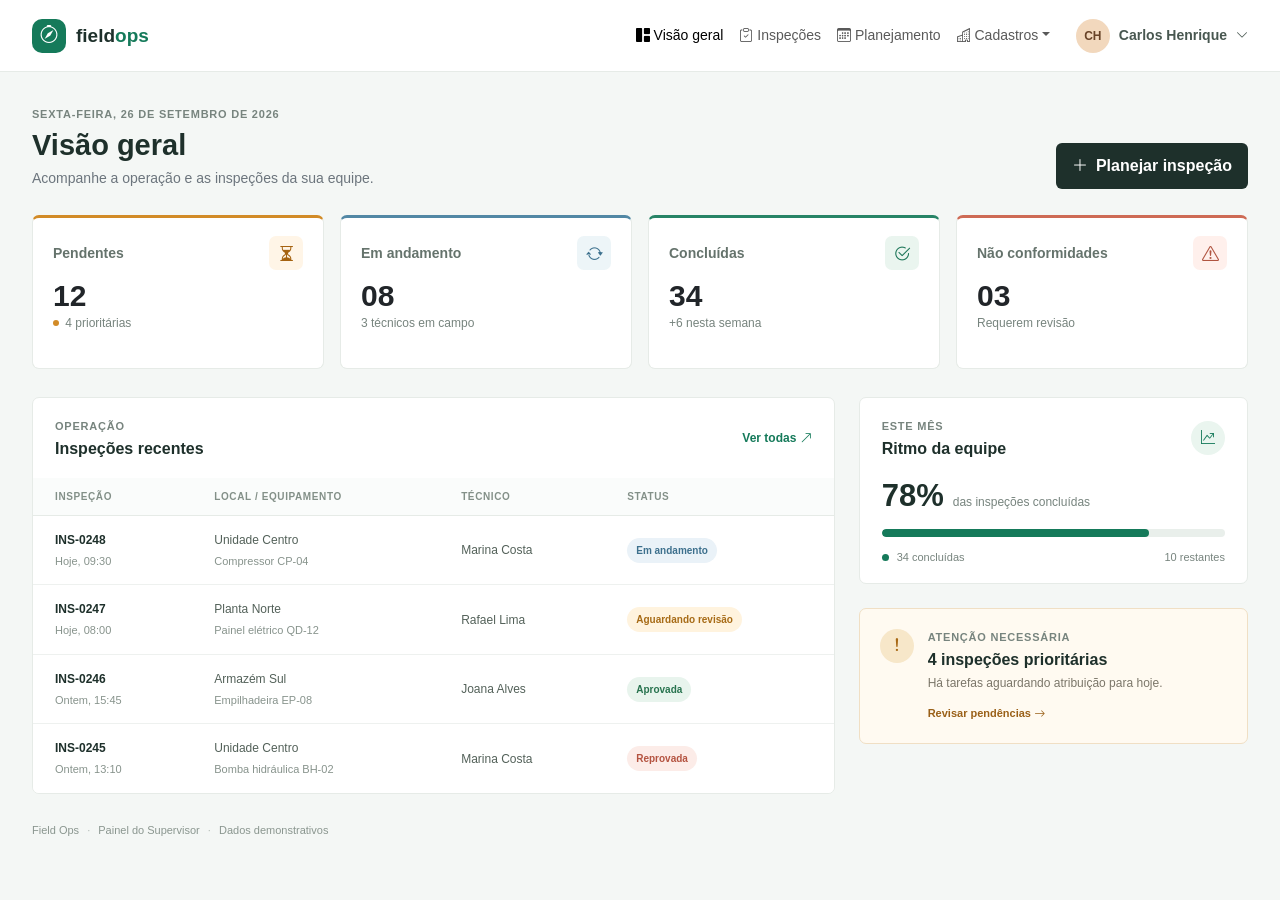
<file: index.html>
<!doctype html>
<html lang="pt-BR">
<head>
    <meta charset="utf-8">
    <meta name="viewport" content="width=device-width, initial-scale=1">
    <meta name="theme-color" content="#f4f7f5">
    <title>Projeto Field Ops</title>
    <link href="https://cdn.jsdelivr.net/npm/bootstrap@5.3.3/dist/css/bootstrap.min.css" rel="stylesheet">
    <link href="https://cdn.jsdelivr.net/npm/bootstrap-icons@1.11.3/font/bootstrap-icons.min.css" rel="stylesheet">
    <link href="css/style.css" rel="stylesheet">
</head>
<body>
    <nav class="navbar navbar-expand-lg app-nav" aria-label="Navegação principal">
        <div class="container-fluid app-container">
            <a class="navbar-brand brand" href="index.html">
                <span class="brand-mark"><i class="bi bi-compass"></i></span>
                <span>field<span class="brand-accent">ops</span></span>
            </a>
            <button class="navbar-toggler" type="button" data-bs-toggle="collapse" data-bs-target="#menuPrincipal" aria-controls="menuPrincipal" aria-expanded="false" aria-label="Abrir menu">
                <span class="navbar-toggler-icon"></span>
            </button>
            <div class="collapse navbar-collapse" id="menuPrincipal">
                <ul class="navbar-nav ms-auto align-items-lg-center">
                    <li class="nav-item"><a class="nav-link active" aria-current="page" href="index.html"><i class="bi bi-grid-1x2-fill"></i> Visão geral</a></li>
                    <li class="nav-item"><a class="nav-link" href="inspecoes.html"><i class="bi bi-clipboard-check"></i> Inspeções</a></li>
                    <li class="nav-item"><a class="nav-link" href="planejamento.html"><i class="bi bi-calendar3"></i> Planejamento</a></li>
                    <li class="nav-item dropdown">
                        <a class="nav-link dropdown-toggle" href="#" role="button" data-bs-toggle="dropdown" aria-expanded="false"><i class="bi bi-buildings"></i> Cadastros</a>
                        <ul class="dropdown-menu dropdown-menu-end">
                            <li><a class="dropdown-item" href="clientes.html">Clientes</a></li>
                            <li><a class="dropdown-item" href="locais.html">Locais</a></li>
                            <li><a class="dropdown-item" href="equipamentos.html">Equipamentos</a></li>
                            <li><hr class="dropdown-divider"></li>
                            <li><a class="dropdown-item" href="checklists.html">Modelos de checklist</a></li>
                        </ul>
                    </li>
                </ul>
            </div>
            <div class="supervisor-chip"><span class="avatar">CH</span><span class="d-none d-sm-inline">Carlos Henrique</span><i class="bi bi-chevron-down small"></i></div>
        </div>
    </nav>

    <main class="container-fluid app-container page-content">
        <div class="page-heading">
            <div>
                <p class="eyebrow">Sexta-feira, 26 de setembro de 2026</p>
                <h1>Visão geral</h1>
                <p class="text-secondary mb-0">Acompanhe a operação e as inspeções da sua equipe.</p>
            </div>
            <a class="btn btn-ink" href="planejamento.html"><i class="bi bi-plus-lg me-2"></i>Planejar inspeção</a>
        </div>

        <section class="row g-3 metric-grid" aria-label="Indicadores de inspeções">
            <div class="col-12 col-sm-6 col-xl-3"><article class="card metric-card metric-amber"><div class="metric-top"><span>Pendentes</span><i class="bi bi-hourglass-split"></i></div><strong>12</strong><small><span class="metric-dot"></span> 4 prioritárias</small></article></div>
            <div class="col-12 col-sm-6 col-xl-3"><article class="card metric-card metric-blue"><div class="metric-top"><span>Em andamento</span><i class="bi bi-arrow-repeat"></i></div><strong>08</strong><small>3 técnicos em campo</small></article></div>
            <div class="col-12 col-sm-6 col-xl-3"><article class="card metric-card metric-green"><div class="metric-top"><span>Concluídas</span><i class="bi bi-check2-circle"></i></div><strong>34</strong><small>+6 nesta semana</small></article></div>
            <div class="col-12 col-sm-6 col-xl-3"><article class="card metric-card metric-coral"><div class="metric-top"><span>Não conformidades</span><i class="bi bi-exclamation-triangle"></i></div><strong>03</strong><small>Requerem revisão</small></article></div>
        </section>

        <section class="row g-4 dashboard-grid mt-1">
            <div class="col-12 col-xl-8">
                <article class="panel h-100">
                    <div class="panel-heading"><div><p class="eyebrow mb-1">Operação</p><h2>Inspeções recentes</h2></div><a class="text-link" href="inspecoes.html">Ver todas <i class="bi bi-arrow-up-right"></i></a></div>
                    <div class="table-responsive">
                        <table class="table align-middle inspection-table mb-0">
                            <thead><tr><th>Inspeção</th><th>Local / equipamento</th><th>Técnico</th><th>Status</th></tr></thead>
                            <tbody>
                                <tr><td><strong>INS-0248</strong><small>Hoje, 09:30</small></td><td>Unidade Centro<small>Compressor CP-04</small></td><td>Marina Costa</td><td><span class="status-badge status-progress">Em andamento</span></td></tr>
                                <tr><td><strong>INS-0247</strong><small>Hoje, 08:00</small></td><td>Planta Norte<small>Painel elétrico QD-12</small></td><td>Rafael Lima</td><td><span class="status-badge status-review">Aguardando revisão</span></td></tr>
                                <tr><td><strong>INS-0246</strong><small>Ontem, 15:45</small></td><td>Armazém Sul<small>Empilhadeira EP-08</small></td><td>Joana Alves</td><td><span class="status-badge status-done">Aprovada</span></td></tr>
                                <tr><td><strong>INS-0245</strong><small>Ontem, 13:10</small></td><td>Unidade Centro<small>Bomba hidráulica BH-02</small></td><td>Marina Costa</td><td><span class="status-badge status-rejected">Reprovada</span></td></tr>
                            </tbody>
                        </table>
                    </div>
                </article>
            </div>
            <div class="col-12 col-xl-4">
                <article class="panel progress-panel mb-4">
                    <div class="panel-heading"><div><p class="eyebrow mb-1">Este mês</p><h2>Ritmo da equipe</h2></div><span class="trend-icon"><i class="bi bi-graph-up-arrow"></i></span></div>
                    <div class="progress-summary"><strong>78%</strong><span>das inspeções concluídas</span></div>
                    <div class="progress" role="progressbar" aria-label="Inspeções concluídas este mês" aria-valuenow="78" aria-valuemin="0" aria-valuemax="100"><div class="progress-bar" style="width: 78%"></div></div>
                    <div class="progress-legend"><span><i></i> 34 concluídas</span><span>10 restantes</span></div>
                </article>
                <article class="priority-panel">
                    <div class="priority-icon"><i class="bi bi-exclamation-lg"></i></div>
                    <div><p class="eyebrow mb-1">Atenção necessária</p><h2>4 inspeções prioritárias</h2><p>Há tarefas aguardando atribuição para hoje.</p><a href="inspecoes.html">Revisar pendências <i class="bi bi-arrow-right"></i></a></div>
                </article>
            </div>
        </section>
        <footer class="page-footer">Field Ops <span>·</span> Painel do Supervisor <span>·</span> Dados demonstrativos</footer>
    </main>
    <script src="https://cdn.jsdelivr.net/npm/bootstrap@5.3.3/dist/js/bootstrap.bundle.min.js"></script>
    <script src="js/main.js"></script>
</body>
</html>
</file>
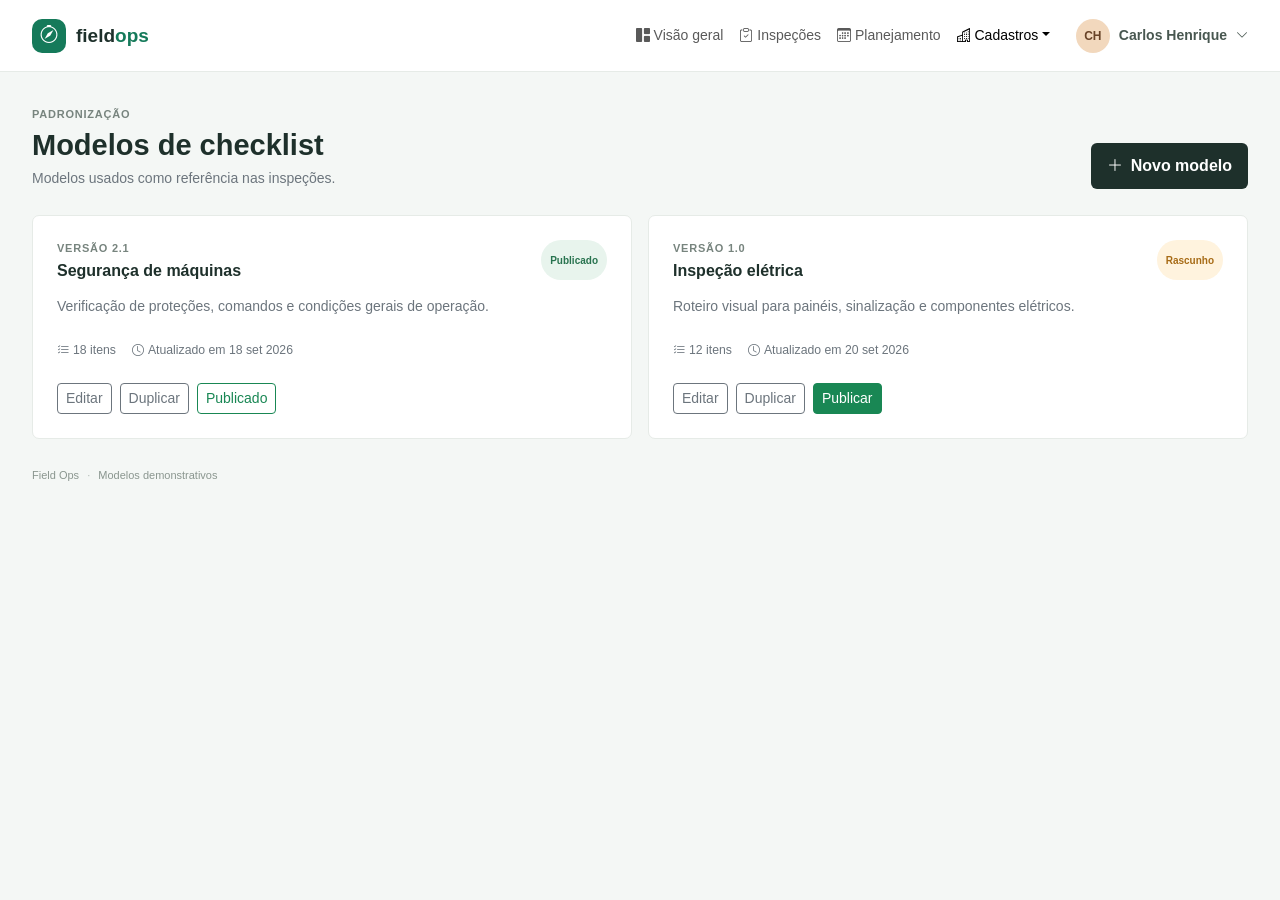
<file: checklists.html>
<!doctype html>
<html lang="pt-BR">

<head>
  <meta charset="utf-8">
  <meta name="viewport" content="width=device-width, initial-scale=1">
  <title>Projeto Field Ops</title>
  <link href="https://cdn.jsdelivr.net/npm/bootstrap@5.3.3/dist/css/bootstrap.min.css" rel="stylesheet">
  <link href="https://cdn.jsdelivr.net/npm/bootstrap-icons@1.11.3/font/bootstrap-icons.min.css" rel="stylesheet">
  <link href="css/style.css" rel="stylesheet">
</head>

<body>
  <nav class="navbar navbar-expand-lg app-nav" aria-label="Navegação principal">
    <div class="container-fluid app-container"><a class="navbar-brand brand" href="index.html"><span class="brand-mark"><i class="bi bi-compass"></i></span><span>field<span class="brand-accent">ops</span></span></a>
      <button class="navbar-toggler" type="button" data-bs-toggle="collapse" data-bs-target="#menuPrincipal" aria-controls="menuPrincipal" aria-expanded="false" aria-label="Abrir menu"><span class="navbar-toggler-icon"></span></button>
      <div class="collapse navbar-collapse" id="menuPrincipal"><ul class="navbar-nav ms-auto align-items-lg-center">
        <li class="nav-item"><a class="nav-link" href="index.html">Visão geral</a></li><li class="nav-item"><a class="nav-link" href="inspecoes.html">Inspeções</a></li><li class="nav-item"><a class="nav-link" href="planejamento.html">Planejamento</a></li>
        <li class="nav-item dropdown"><a class="nav-link dropdown-toggle active" aria-current="page" href="#" role="button" data-bs-toggle="dropdown" aria-expanded="false">Cadastros</a><ul class="dropdown-menu dropdown-menu-end"><li><a class="dropdown-item" href="clientes.html">Clientes</a></li><li><a class="dropdown-item" href="locais.html">Locais</a></li><li><a class="dropdown-item" href="equipamentos.html">Equipamentos</a></li><li><hr class="dropdown-divider"></li><li><a class="dropdown-item" href="checklists.html">Modelos de checklist</a></li></ul></li>
      </ul></div>
    </div>
  </nav>
  <main class="container-fluid app-container page-content">
    <div class="page-heading">
      <div>
        <p class="eyebrow">Padronização</p>
        <h1>Modelos de checklist</h1>
        <p class="text-secondary mb-0">Modelos usados como referência nas inspeções.</p>
      </div><button class="btn btn-ink" type="button"><i class="bi bi-plus-lg me-2"></i>Novo modelo</button>
    </div>
    <div class="row g-3">
      <div class="col-12 col-lg-6">
        <article class="panel p-4 h-100">
          <div class="d-flex justify-content-between gap-2">
            <div>
              <p class="eyebrow">Versão 2.1</p>
              <h2 class="mt-1">Segurança de máquinas</h2>
            </div><span class="status-badge status-done">Publicado</span>
          </div>
          <p class="text-secondary mt-3 mb-4">Verificação de proteções, comandos e condições gerais de operação.</p>
          <div class="d-flex flex-wrap gap-3 small text-secondary mb-4"><span><i class="bi bi-list-check me-1"></i>18
              itens</span><span><i class="bi bi-clock me-1"></i>Atualizado em 18 set 2026</span></div>
          <div class="d-flex gap-2"><button class="btn btn-sm btn-outline-secondary"
              type="button">Editar</button><button class="btn btn-sm btn-outline-secondary"
              type="button">Duplicar</button><button class="btn btn-sm btn-outline-success"
              type="button">Publicado</button></div>
        </article>
      </div>
      <div class="col-12 col-lg-6">
        <article class="panel p-4 h-100">
          <div class="d-flex justify-content-between gap-2">
            <div>
              <p class="eyebrow">Versão 1.0</p>
              <h2 class="mt-1">Inspeção elétrica</h2>
            </div><span class="status-badge status-review">Rascunho</span>
          </div>
          <p class="text-secondary mt-3 mb-4">Roteiro visual para painéis, sinalização e componentes elétricos.</p>
          <div class="d-flex flex-wrap gap-3 small text-secondary mb-4"><span><i class="bi bi-list-check me-1"></i>12
              itens</span><span><i class="bi bi-clock me-1"></i>Atualizado em 20 set 2026</span></div>
          <div class="d-flex gap-2"><button class="btn btn-sm btn-outline-secondary"
              type="button">Editar</button><button class="btn btn-sm btn-outline-secondary"
              type="button">Duplicar</button><button class="btn btn-sm btn-success" type="button">Publicar</button>
          </div>
        </article>
      </div>
    </div>
    <footer class="page-footer">Field Ops <span>·</span> Modelos demonstrativos</footer>
  </main>
  <script src="https://cdn.jsdelivr.net/npm/bootstrap@5.3.3/dist/js/bootstrap.bundle.min.js"></script>
  <script src="js/main.js"></script>
</body>

</html>
</file>
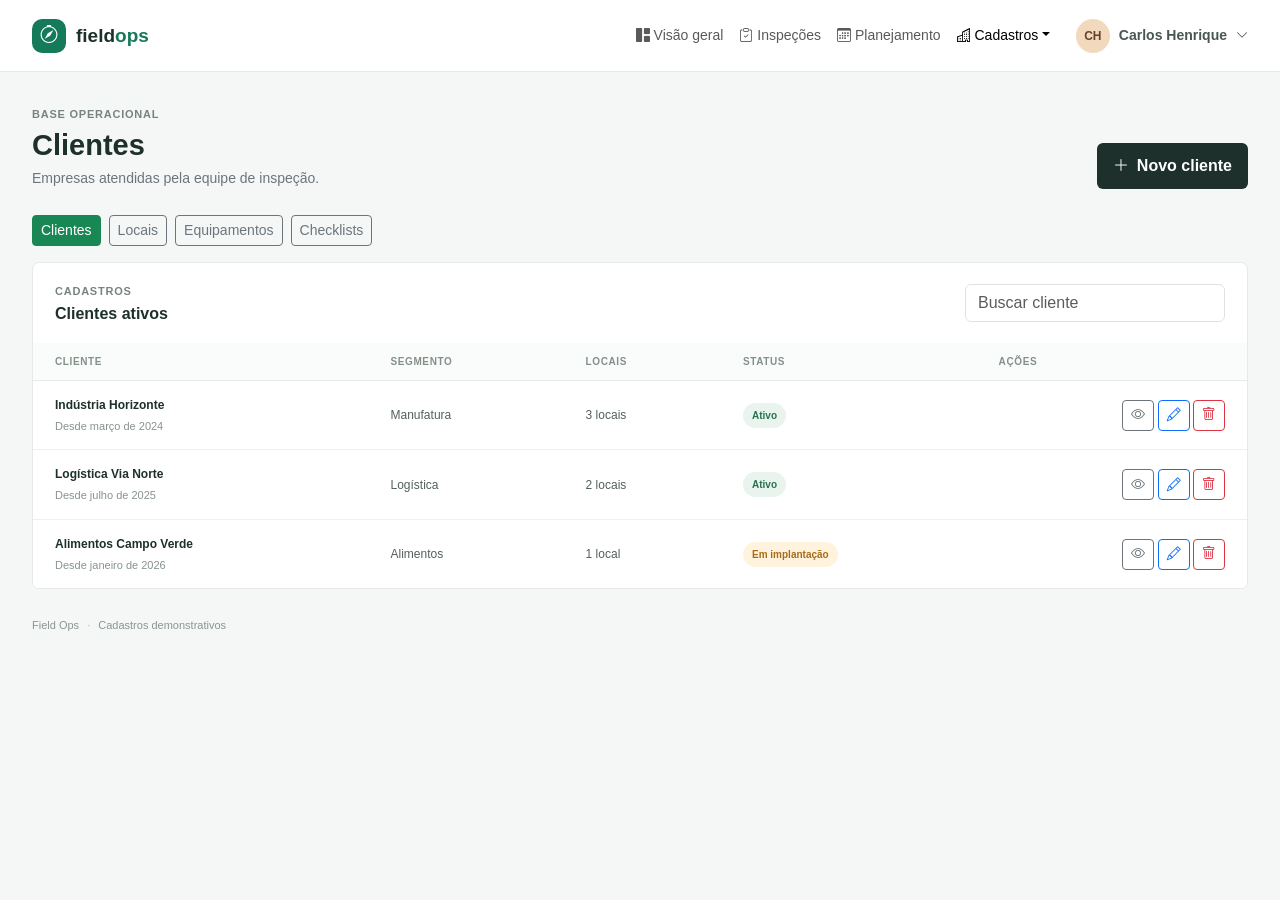
<file: clientes.html>
<!doctype html>
<html lang="pt-BR">

<head>
  <meta charset="utf-8">
  <meta name="viewport" content="width=device-width, initial-scale=1">
  <title>Projeto Field Ops</title>
  <link href="https://cdn.jsdelivr.net/npm/bootstrap@5.3.3/dist/css/bootstrap.min.css" rel="stylesheet">
  <link href="https://cdn.jsdelivr.net/npm/bootstrap-icons@1.11.3/font/bootstrap-icons.min.css" rel="stylesheet">
  <link href="css/style.css" rel="stylesheet">
</head>

<body>
  <nav class="navbar navbar-expand-lg app-nav" aria-label="Navegação principal">
    <div class="container-fluid app-container">
      <a class="navbar-brand brand" href="index.html"><span class="brand-mark"><i class="bi bi-compass"></i></span><span>field<span class="brand-accent">ops</span></span></a>
      <button class="navbar-toggler" type="button" data-bs-toggle="collapse" data-bs-target="#menuPrincipal" aria-controls="menuPrincipal" aria-expanded="false" aria-label="Abrir menu"><span class="navbar-toggler-icon"></span></button>
      <div class="collapse navbar-collapse" id="menuPrincipal">
        <ul class="navbar-nav ms-auto align-items-lg-center">
          <li class="nav-item"><a class="nav-link" href="index.html"><i class="bi bi-grid-1x2-fill"></i> Visão geral</a></li>
          <li class="nav-item"><a class="nav-link" href="inspecoes.html"><i class="bi bi-clipboard-check"></i> Inspeções</a></li>
          <li class="nav-item"><a class="nav-link" href="planejamento.html"><i class="bi bi-calendar3"></i> Planejamento</a></li>
          <li class="nav-item dropdown">
            <a class="nav-link dropdown-toggle active" aria-current="page" href="#" role="button" data-bs-toggle="dropdown" aria-expanded="false"><i class="bi bi-buildings"></i> Cadastros</a>
            <ul class="dropdown-menu dropdown-menu-end"><li><a class="dropdown-item" href="clientes.html">Clientes</a></li><li><a class="dropdown-item" href="locais.html">Locais</a></li><li><a class="dropdown-item" href="equipamentos.html">Equipamentos</a></li><li><hr class="dropdown-divider"></li><li><a class="dropdown-item" href="checklists.html">Modelos de checklist</a></li></ul>
          </li>
        </ul>
      </div>
    </div>
  </nav>
  <main class="container-fluid app-container page-content">
    <div class="page-heading">
      <div>
        <p class="eyebrow">Base operacional</p>
        <h1>Clientes</h1>
        <p class="text-secondary mb-0">Empresas atendidas pela equipe de inspeção.</p>
      </div><button class="btn btn-ink" type="button"><i class="bi bi-plus-lg me-2"></i>Novo cliente</button>
    </div>
    <div class="d-flex flex-wrap gap-2 mb-3"><a class="btn btn-sm btn-success" href="clientes.html">Clientes</a><a
        class="btn btn-sm btn-outline-secondary" href="locais.html">Locais</a><a
        class="btn btn-sm btn-outline-secondary" href="equipamentos.html">Equipamentos</a><a
        class="btn btn-sm btn-outline-secondary" href="checklists.html">Checklists</a></div>
    <section class="panel">
      <div class="panel-heading">
        <div>
          <p class="eyebrow mb-1">Cadastros</p>
          <h2>Clientes ativos</h2>
        </div><input class="form-control" style="max-width:260px" type="search" placeholder="Buscar cliente"
          aria-label="Buscar cliente">
      </div>
      <div class="table-responsive">
        <table class="table align-middle inspection-table mb-0">
          <thead>
            <tr>
              <th>Cliente</th>
              <th>Segmento</th>
              <th>Locais</th>
              <th>Status</th>
              <th>Ações</th>
            </tr>
          </thead>
          <tbody>
            <tr>
              <td><strong>Indústria Horizonte</strong><small>Desde março de 2024</small></td>
              <td>Manufatura</td>
              <td>3 locais</td>
              <td><span class="status-badge status-done">Ativo</span></td>
              <td class="text-end text-nowrap"><button class="btn btn-sm btn-outline-secondary" title="Visualizar" type="button" data-bs-toggle="modal" data-bs-target="#modalVisualizarCliente" data-nome="Indústria Horizonte" data-segmento="Manufatura" data-locais="3 locais" data-status="Ativo"><i class="bi bi-eye"></i></button> <button class="btn btn-sm btn-outline-primary" title="Editar" type="button"><i class="bi bi-pencil"></i></button> <button class="btn btn-sm btn-outline-danger" title="Excluir" type="button" data-bs-toggle="modal" data-bs-target="#modalExcluir" data-registro="Indústria Horizonte"><i class="bi bi-trash"></i></button></td>
            </tr>
            <tr>
              <td><strong>Logística Via Norte</strong><small>Desde julho de 2025</small></td>
              <td>Logística</td>
              <td>2 locais</td>
              <td><span class="status-badge status-done">Ativo</span></td>
              <td class="text-end text-nowrap"><button class="btn btn-sm btn-outline-secondary" title="Visualizar" type="button" data-bs-toggle="modal" data-bs-target="#modalVisualizarCliente" data-nome="Logística Via Norte" data-segmento="Logística" data-locais="2 locais" data-status="Ativo"><i class="bi bi-eye"></i></button> <button class="btn btn-sm btn-outline-primary" title="Editar" type="button"><i class="bi bi-pencil"></i></button> <button class="btn btn-sm btn-outline-danger" title="Excluir" type="button" data-bs-toggle="modal" data-bs-target="#modalExcluir" data-registro="Logística Via Norte"><i class="bi bi-trash"></i></button></td>
            </tr>
            <tr>
              <td><strong>Alimentos Campo Verde</strong><small>Desde janeiro de 2026</small></td>
              <td>Alimentos</td>
              <td>1 local</td>
              <td><span class="status-badge status-review">Em implantação</span></td>
              <td class="text-end text-nowrap"><button class="btn btn-sm btn-outline-secondary" title="Visualizar" type="button" data-bs-toggle="modal" data-bs-target="#modalVisualizarCliente" data-nome="Alimentos Campo Verde" data-segmento="Alimentos" data-locais="1 local" data-status="Em implantação"><i class="bi bi-eye"></i></button> <button class="btn btn-sm btn-outline-primary" title="Editar" type="button"><i class="bi bi-pencil"></i></button> <button class="btn btn-sm btn-outline-danger" title="Excluir" type="button" data-bs-toggle="modal" data-bs-target="#modalExcluir" data-registro="Alimentos Campo Verde"><i class="bi bi-trash"></i></button></td>
            </tr>
          </tbody>
        </table>
      </div>
    </section>
    <footer class="page-footer">Field Ops <span>·</span> Cadastros demonstrativos</footer>
  </main>
  <div class="modal fade" id="modalVisualizarCliente" tabindex="-1" aria-labelledby="tituloVisualizarCliente" aria-hidden="true">
    <div class="modal-dialog modal-dialog-centered"><div class="modal-content"><div class="modal-header"><h2 class="modal-title fs-5" id="tituloVisualizarCliente">Detalhes do cliente</h2><button type="button" class="btn-close" data-bs-dismiss="modal" aria-label="Fechar"></button></div><div class="modal-body"><dl class="row mb-0"><dt class="col-sm-4">Cliente</dt><dd class="col-sm-8" data-ver="nome">—</dd><dt class="col-sm-4">Segmento</dt><dd class="col-sm-8" data-ver="segmento">—</dd><dt class="col-sm-4">Locais</dt><dd class="col-sm-8" data-ver="locais">—</dd><dt class="col-sm-4">Status</dt><dd class="col-sm-8" data-ver="status">—</dd></dl></div><div class="modal-footer"><button type="button" class="btn btn-secondary" data-bs-dismiss="modal">Fechar</button></div></div></div>
  </div>
  <div class="modal fade" id="modalExcluir" tabindex="-1" aria-labelledby="tituloExcluir" aria-hidden="true">
    <div class="modal-dialog modal-dialog-centered"><div class="modal-content"><div class="modal-header"><h2 class="modal-title fs-5" id="tituloExcluir">Confirmar exclusão</h2><button type="button" class="btn-close" data-bs-dismiss="modal" aria-label="Fechar"></button></div><div class="modal-body">Deseja excluir <strong id="excluirRegistro">este registro</strong>? Esta ação é demonstrativa.</div><div class="modal-footer"><button type="button" class="btn btn-secondary" data-bs-dismiss="modal">Cancelar</button><button type="button" class="btn btn-danger" data-bs-dismiss="modal">Excluir</button></div></div></div>
  </div>
  <script src="https://cdn.jsdelivr.net/npm/bootstrap@5.3.3/dist/js/bootstrap.bundle.min.js"></script>
  <script src="js/main.js"></script>
</body>

</html>
</file>
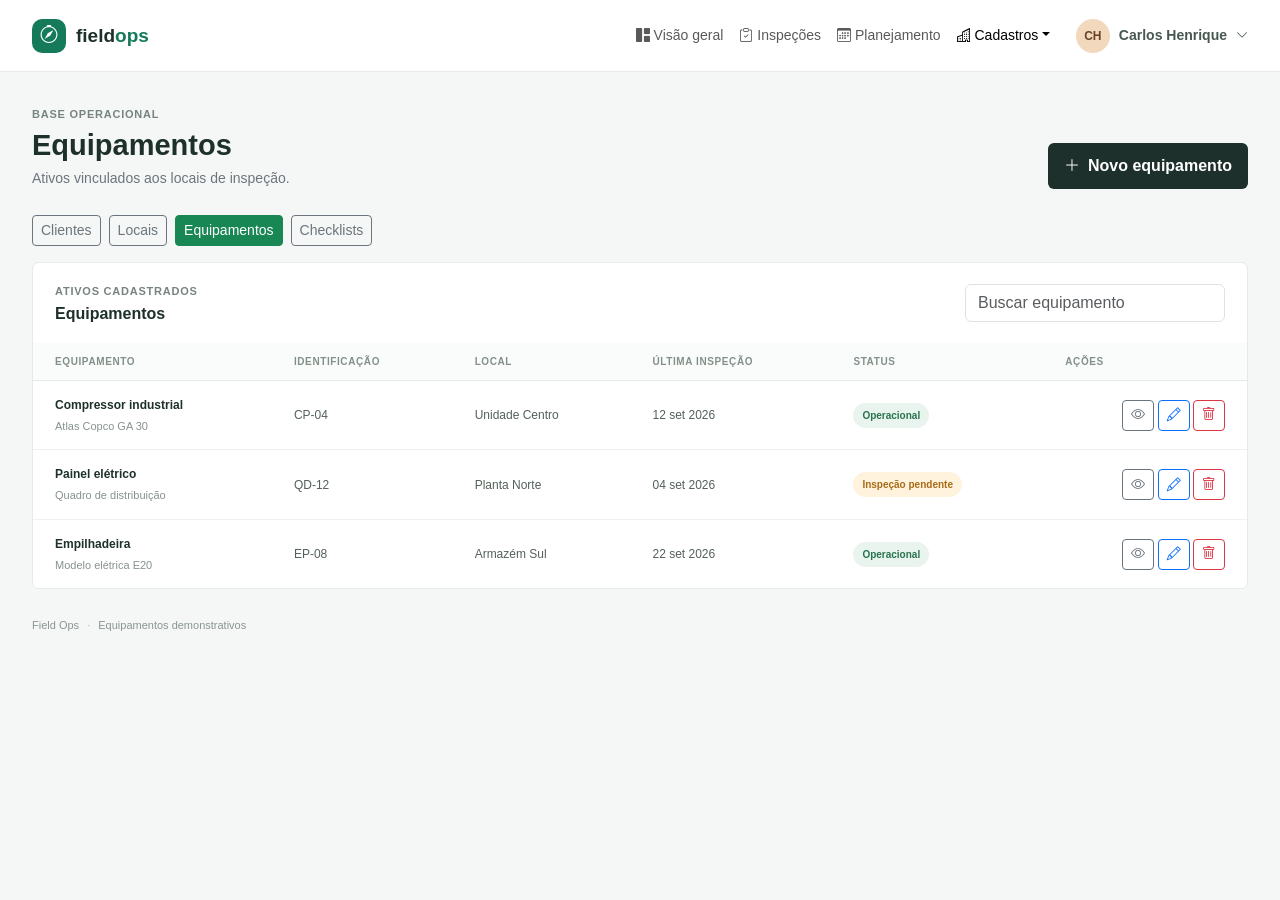
<file: equipamentos.html>
<!doctype html>
<html lang="pt-BR">

<head>
  <meta charset="utf-8">
  <meta name="viewport" content="width=device-width, initial-scale=1">
  <title>Projeto Field Ops</title>
  <link href="https://cdn.jsdelivr.net/npm/bootstrap@5.3.3/dist/css/bootstrap.min.css" rel="stylesheet">
  <link href="https://cdn.jsdelivr.net/npm/bootstrap-icons@1.11.3/font/bootstrap-icons.min.css" rel="stylesheet">
  <link href="css/style.css" rel="stylesheet">
</head>

<body>
  <nav class="navbar navbar-expand-lg app-nav" aria-label="Navegação principal">
    <div class="container-fluid app-container">
      <a class="navbar-brand brand" href="index.html"><span class="brand-mark"><i class="bi bi-compass"></i></span><span>field<span class="brand-accent">ops</span></span></a>
      <button class="navbar-toggler" type="button" data-bs-toggle="collapse" data-bs-target="#menuPrincipal" aria-controls="menuPrincipal" aria-expanded="false" aria-label="Abrir menu"><span class="navbar-toggler-icon"></span></button>
      <div class="collapse navbar-collapse" id="menuPrincipal">
        <ul class="navbar-nav ms-auto align-items-lg-center">
          <li class="nav-item"><a class="nav-link" href="index.html">Visão geral</a></li><li class="nav-item"><a class="nav-link" href="inspecoes.html">Inspeções</a></li><li class="nav-item"><a class="nav-link" href="planejamento.html">Planejamento</a></li>
          <li class="nav-item dropdown"><a class="nav-link dropdown-toggle active" aria-current="page" href="#" role="button" data-bs-toggle="dropdown" aria-expanded="false">Cadastros</a><ul class="dropdown-menu dropdown-menu-end"><li><a class="dropdown-item" href="clientes.html">Clientes</a></li><li><a class="dropdown-item" href="locais.html">Locais</a></li><li><a class="dropdown-item" href="equipamentos.html">Equipamentos</a></li><li><hr class="dropdown-divider"></li><li><a class="dropdown-item" href="checklists.html">Modelos de checklist</a></li></ul></li>
        </ul>
      </div>
    </div>
  </nav>
  <main class="container-fluid app-container page-content">
    <div class="page-heading">
      <div>
        <p class="eyebrow">Base operacional</p>
        <h1>Equipamentos</h1>
        <p class="text-secondary mb-0">Ativos vinculados aos locais de inspeção.</p>
      </div><button class="btn btn-ink" type="button"><i class="bi bi-plus-lg me-2"></i>Novo equipamento</button>
    </div>
    <div class="d-flex flex-wrap gap-2 mb-3"><a class="btn btn-sm btn-outline-secondary"
        href="clientes.html">Clientes</a><a class="btn btn-sm btn-outline-secondary" href="locais.html">Locais</a><a
        class="btn btn-sm btn-success" href="equipamentos.html">Equipamentos</a><a
        class="btn btn-sm btn-outline-secondary" href="checklists.html">Checklists</a></div>
    <section class="panel">
      <div class="panel-heading">
        <div>
          <p class="eyebrow mb-1">Ativos cadastrados</p>
          <h2>Equipamentos</h2>
        </div><input class="form-control" style="max-width:260px" type="search" placeholder="Buscar equipamento"
          aria-label="Buscar equipamento">
      </div>
      <div class="table-responsive">
        <table class="table align-middle inspection-table mb-0">
          <thead>
            <tr>
              <th>Equipamento</th>
              <th>Identificação</th>
              <th>Local</th>
              <th>Última inspeção</th>
              <th>Status</th>
              <th>Ações</th>
            </tr>
          </thead>
          <tbody>
            <tr>
              <td><strong>Compressor industrial</strong><small>Atlas Copco GA 30</small></td>
              <td>CP-04</td>
              <td>Unidade Centro</td>
              <td>12 set 2026</td>
              <td><span class="status-badge status-done">Operacional</span></td>
              <td class="text-end text-nowrap"><button class="btn btn-sm btn-outline-secondary" title="Visualizar" type="button" data-bs-toggle="modal" data-bs-target="#modalVisualizarEquipamento" data-nome="Compressor industrial" data-modelo="Atlas Copco GA 30" data-identificacao="CP-04" data-local="Unidade Centro" data-status="Operacional"><i class="bi bi-eye"></i></button> <button class="btn btn-sm btn-outline-primary" title="Editar" type="button"><i class="bi bi-pencil"></i></button> <button class="btn btn-sm btn-outline-danger" title="Excluir" type="button" data-bs-toggle="modal" data-bs-target="#modalExcluir" data-registro="Compressor industrial"><i class="bi bi-trash"></i></button></td>
            </tr>
            <tr>
              <td><strong>Painel elétrico</strong><small>Quadro de distribuição</small></td>
              <td>QD-12</td>
              <td>Planta Norte</td>
              <td>04 set 2026</td>
              <td><span class="status-badge status-review">Inspeção pendente</span></td>
              <td class="text-end text-nowrap"><button class="btn btn-sm btn-outline-secondary" title="Visualizar" type="button" data-bs-toggle="modal" data-bs-target="#modalVisualizarEquipamento" data-nome="Painel elétrico" data-modelo="Quadro de distribuição" data-identificacao="QD-12" data-local="Planta Norte" data-status="Inspeção pendente"><i class="bi bi-eye"></i></button> <button class="btn btn-sm btn-outline-primary" title="Editar" type="button"><i class="bi bi-pencil"></i></button> <button class="btn btn-sm btn-outline-danger" title="Excluir" type="button" data-bs-toggle="modal" data-bs-target="#modalExcluir" data-registro="Painel elétrico"><i class="bi bi-trash"></i></button></td>
            </tr>
            <tr>
              <td><strong>Empilhadeira</strong><small>Modelo elétrica E20</small></td>
              <td>EP-08</td>
              <td>Armazém Sul</td>
              <td>22 set 2026</td>
              <td><span class="status-badge status-done">Operacional</span></td>
              <td class="text-end text-nowrap"><button class="btn btn-sm btn-outline-secondary" title="Visualizar" type="button" data-bs-toggle="modal" data-bs-target="#modalVisualizarEquipamento" data-nome="Empilhadeira" data-modelo="Modelo elétrica E20" data-identificacao="EP-08" data-local="Armazém Sul" data-status="Operacional"><i class="bi bi-eye"></i></button> <button class="btn btn-sm btn-outline-primary" title="Editar" type="button"><i class="bi bi-pencil"></i></button> <button class="btn btn-sm btn-outline-danger" title="Excluir" type="button" data-bs-toggle="modal" data-bs-target="#modalExcluir" data-registro="Empilhadeira"><i class="bi bi-trash"></i></button></td>
            </tr>
          </tbody>
        </table>
      </div>
    </section>
    <footer class="page-footer">Field Ops <span>·</span> Equipamentos demonstrativos</footer>
  </main>
  <div class="modal fade" id="modalVisualizarEquipamento" tabindex="-1" aria-labelledby="tituloVisualizarEquipamento" aria-hidden="true">
    <div class="modal-dialog modal-dialog-centered"><div class="modal-content"><div class="modal-header"><h2 class="modal-title fs-5" id="tituloVisualizarEquipamento">Detalhes do equipamento</h2><button type="button" class="btn-close" data-bs-dismiss="modal" aria-label="Fechar"></button></div><div class="modal-body"><dl class="row mb-0"><dt class="col-sm-4">Equipamento</dt><dd class="col-sm-8" data-ver="nome">—</dd><dt class="col-sm-4">Modelo</dt><dd class="col-sm-8" data-ver="modelo">—</dd><dt class="col-sm-4">Identificação</dt><dd class="col-sm-8" data-ver="identificacao">—</dd><dt class="col-sm-4">Local</dt><dd class="col-sm-8" data-ver="local">—</dd><dt class="col-sm-4">Status</dt><dd class="col-sm-8" data-ver="status">—</dd></dl></div><div class="modal-footer"><button type="button" class="btn btn-secondary" data-bs-dismiss="modal">Fechar</button></div></div></div>
  </div>
  <div class="modal fade" id="modalExcluir" tabindex="-1" aria-labelledby="tituloExcluirEquipamento" aria-hidden="true">
    <div class="modal-dialog modal-dialog-centered"><div class="modal-content"><div class="modal-header"><h2 class="modal-title fs-5" id="tituloExcluirEquipamento">Confirmar exclusão</h2><button type="button" class="btn-close" data-bs-dismiss="modal" aria-label="Fechar"></button></div><div class="modal-body">Deseja excluir <strong id="excluirRegistro">este registro</strong>? Esta ação é demonstrativa.</div><div class="modal-footer"><button type="button" class="btn btn-secondary" data-bs-dismiss="modal">Cancelar</button><button type="button" class="btn btn-danger" data-bs-dismiss="modal">Excluir</button></div></div></div>
  </div>
  <script src="https://cdn.jsdelivr.net/npm/bootstrap@5.3.3/dist/js/bootstrap.bundle.min.js"></script>
  <script src="js/main.js"></script>
</body>

</html>
</file>
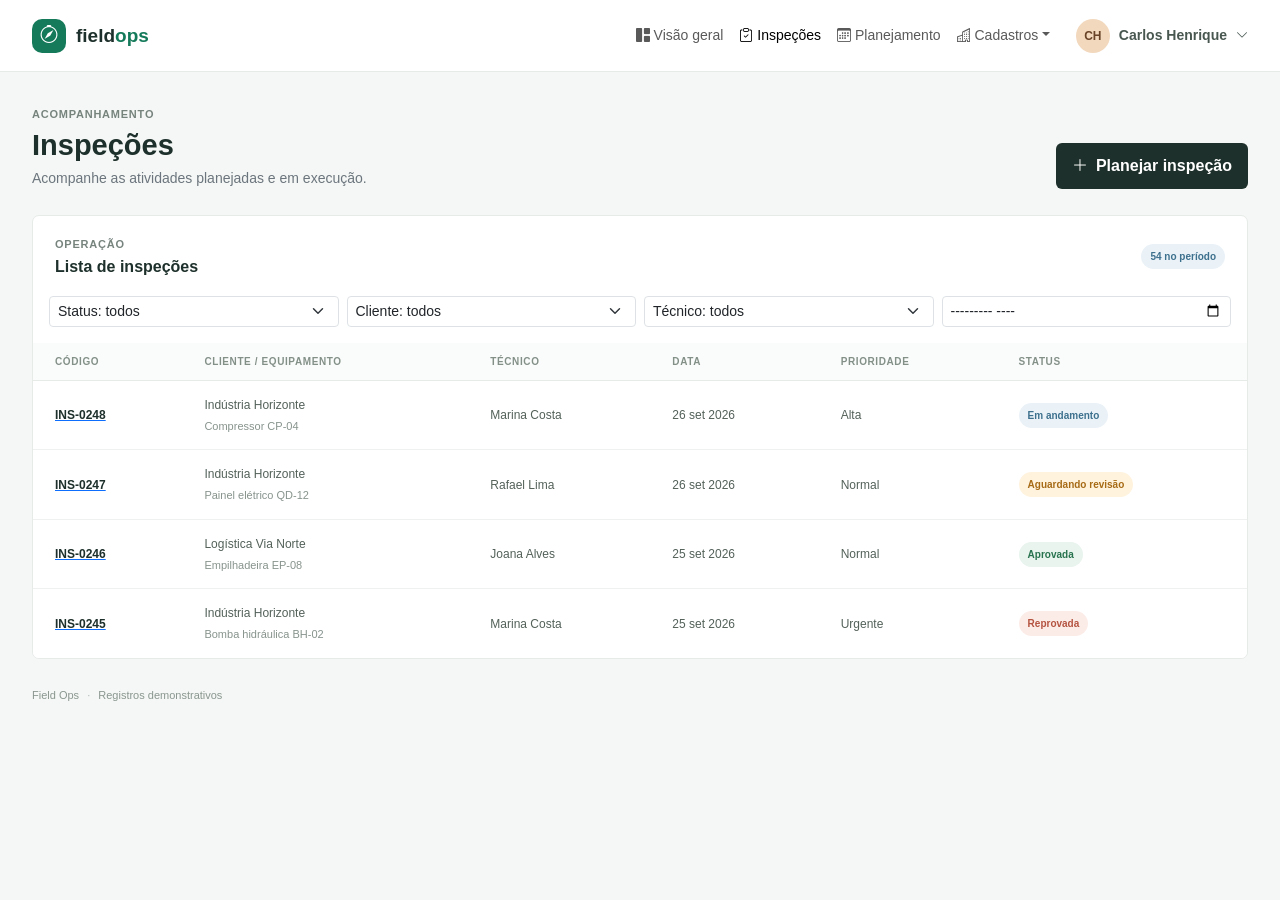
<file: inspecoes.html>
<!doctype html>
<html lang="pt-BR">

<head>
  <meta charset="utf-8">
  <meta name="viewport" content="width=device-width, initial-scale=1">
  <title>Projeto Field Ops</title>
  <link href="https://cdn.jsdelivr.net/npm/bootstrap@5.3.3/dist/css/bootstrap.min.css" rel="stylesheet">
  <link href="https://cdn.jsdelivr.net/npm/bootstrap-icons@1.11.3/font/bootstrap-icons.min.css" rel="stylesheet">
  <link href="css/style.css" rel="stylesheet">
</head>

<body>
  <nav class="navbar navbar-expand-lg app-nav" aria-label="Navegação principal">
    <div class="container-fluid app-container">
      <a class="navbar-brand brand" href="index.html"><span class="brand-mark"><i class="bi bi-compass"></i></span><span>field<span class="brand-accent">ops</span></span></a>
      <button class="navbar-toggler" type="button" data-bs-toggle="collapse" data-bs-target="#menuPrincipal" aria-controls="menuPrincipal" aria-expanded="false" aria-label="Abrir menu"><span class="navbar-toggler-icon"></span></button>
      <div class="collapse navbar-collapse" id="menuPrincipal">
        <ul class="navbar-nav ms-auto align-items-lg-center">
          <li class="nav-item"><a class="nav-link" href="index.html">Visão geral</a></li><li class="nav-item"><a class="nav-link active" aria-current="page" href="inspecoes.html">Inspeções</a></li><li class="nav-item"><a class="nav-link" href="planejamento.html">Planejamento</a></li>
          <li class="nav-item dropdown"><a class="nav-link dropdown-toggle" href="#" role="button" data-bs-toggle="dropdown" aria-expanded="false">Cadastros</a><ul class="dropdown-menu dropdown-menu-end"><li><a class="dropdown-item" href="clientes.html">Clientes</a></li><li><a class="dropdown-item" href="locais.html">Locais</a></li><li><a class="dropdown-item" href="equipamentos.html">Equipamentos</a></li><li><hr class="dropdown-divider"></li><li><a class="dropdown-item" href="checklists.html">Modelos de checklist</a></li></ul></li>
        </ul>
      </div>
    </div>
  </nav>
  <main class="container-fluid app-container page-content">
    <div class="page-heading">
      <div>
        <p class="eyebrow">Acompanhamento</p>
        <h1>Inspeções</h1>
        <p class="text-secondary mb-0">Acompanhe as atividades planejadas e em execução.</p>
      </div><a class="btn btn-ink" href="planejamento.html"><i class="bi bi-plus-lg me-2"></i>Planejar inspeção</a>
    </div>
    <section class="panel">
      <div class="panel-heading">
        <div>
          <p class="eyebrow mb-1">Operação</p>
          <h2>Lista de inspeções</h2>
        </div><span class="status-badge status-progress">54 no período</span>
      </div>
      <div class="row g-2 px-3 pb-3">
        <div class="col-12 col-sm-6 col-lg-3"><select class="form-select form-select-sm"
            aria-label="Filtrar por status">
            <option>Status: todos</option>
            <option>Planejada</option>
            <option>Em andamento</option>
            <option>Aguardando revisão</option>
            <option>Aprovada</option>
            <option>Reprovada</option>
            <option>Cancelada</option>
          </select></div>
        <div class="col-12 col-sm-6 col-lg-3"><select class="form-select form-select-sm"
            aria-label="Filtrar por cliente">
            <option>Cliente: todos</option>
            <option>Indústria Horizonte</option>
            <option>Logística Via Norte</option>
          </select></div>
        <div class="col-12 col-sm-6 col-lg-3"><select class="form-select form-select-sm"
            aria-label="Filtrar por técnico">
            <option>Técnico: todos</option>
            <option>Marina Costa</option>
            <option>Rafael Lima</option>
          </select></div>
        <div class="col-12 col-sm-6 col-lg-3"><input class="form-control form-control-sm" type="month"
            aria-label="Filtrar por período"></div>
      </div>
      <div class="table-responsive">
        <table class="table align-middle inspection-table mb-0">
          <thead>
            <tr>
              <th>Código</th>
              <th>Cliente / equipamento</th>
              <th>Técnico</th>
              <th>Data</th>
              <th>Prioridade</th>
              <th>Status</th>
            </tr>
          </thead>
          <tbody>
            <tr>
              <td><a href="revisao.html"><strong>INS-0248</strong></a></td>
              <td>Indústria Horizonte<small>Compressor CP-04</small></td>
              <td>Marina Costa</td>
              <td>26 set 2026</td>
              <td>Alta</td>
              <td><span class="status-badge status-progress">Em andamento</span></td>
            </tr>
            <tr>
              <td><a href="revisao.html"><strong>INS-0247</strong></a></td>
              <td>Indústria Horizonte<small>Painel elétrico QD-12</small></td>
              <td>Rafael Lima</td>
              <td>26 set 2026</td>
              <td>Normal</td>
              <td><span class="status-badge status-review">Aguardando revisão</span></td>
            </tr>
            <tr>
              <td><a href="revisao.html"><strong>INS-0246</strong></a></td>
              <td>Logística Via Norte<small>Empilhadeira EP-08</small></td>
              <td>Joana Alves</td>
              <td>25 set 2026</td>
              <td>Normal</td>
              <td><span class="status-badge status-done">Aprovada</span></td>
            </tr>
            <tr>
              <td><a href="revisao.html"><strong>INS-0245</strong></a></td>
              <td>Indústria Horizonte<small>Bomba hidráulica BH-02</small></td>
              <td>Marina Costa</td>
              <td>25 set 2026</td>
              <td>Urgente</td>
              <td><span class="status-badge status-rejected">Reprovada</span></td>
            </tr>
          </tbody>
        </table>
      </div>
    </section>
    <footer class="page-footer">Field Ops <span>·</span> Registros demonstrativos</footer>
  </main>
  <script src="https://cdn.jsdelivr.net/npm/bootstrap@5.3.3/dist/js/bootstrap.bundle.min.js"></script>
  <script src="js/main.js"></script>
</body>

</html>
</file>
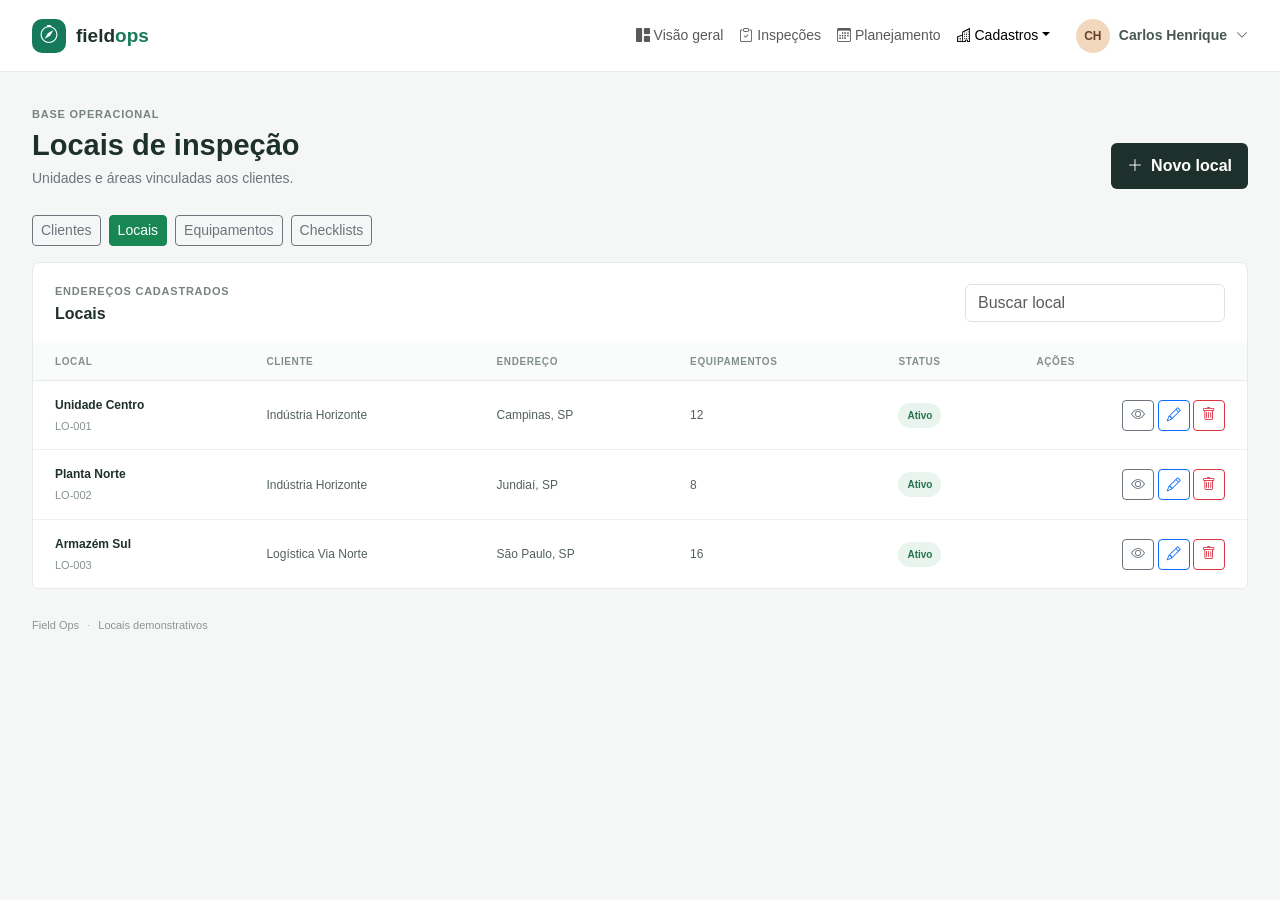
<file: locais.html>
<!doctype html>
<html lang="pt-BR">

<head>
  <meta charset="utf-8">
  <meta name="viewport" content="width=device-width, initial-scale=1">
  <title>Projeto Field Ops</title>
  <link href="https://cdn.jsdelivr.net/npm/bootstrap@5.3.3/dist/css/bootstrap.min.css" rel="stylesheet">
  <link href="https://cdn.jsdelivr.net/npm/bootstrap-icons@1.11.3/font/bootstrap-icons.min.css" rel="stylesheet">
  <link href="css/style.css" rel="stylesheet">
</head>

<body>
  <nav class="navbar navbar-expand-lg app-nav" aria-label="Navegação principal">
    <div class="container-fluid app-container">
      <a class="navbar-brand brand" href="index.html"><span class="brand-mark"><i class="bi bi-compass"></i></span><span>field<span class="brand-accent">ops</span></span></a>
      <button class="navbar-toggler" type="button" data-bs-toggle="collapse" data-bs-target="#menuPrincipal" aria-controls="menuPrincipal" aria-expanded="false" aria-label="Abrir menu"><span class="navbar-toggler-icon"></span></button>
      <div class="collapse navbar-collapse" id="menuPrincipal">
        <ul class="navbar-nav ms-auto align-items-lg-center">
          <li class="nav-item"><a class="nav-link" href="index.html">Visão geral</a></li><li class="nav-item"><a class="nav-link" href="inspecoes.html">Inspeções</a></li><li class="nav-item"><a class="nav-link" href="planejamento.html">Planejamento</a></li>
          <li class="nav-item dropdown"><a class="nav-link dropdown-toggle active" aria-current="page" href="#" role="button" data-bs-toggle="dropdown" aria-expanded="false">Cadastros</a><ul class="dropdown-menu dropdown-menu-end"><li><a class="dropdown-item" href="clientes.html">Clientes</a></li><li><a class="dropdown-item" href="locais.html">Locais</a></li><li><a class="dropdown-item" href="equipamentos.html">Equipamentos</a></li><li><hr class="dropdown-divider"></li><li><a class="dropdown-item" href="checklists.html">Modelos de checklist</a></li></ul></li>
        </ul>
      </div>
    </div>
  </nav>
  <main class="container-fluid app-container page-content">
    <div class="page-heading">
      <div>
        <p class="eyebrow">Base operacional</p>
        <h1>Locais de inspeção</h1>
        <p class="text-secondary mb-0">Unidades e áreas vinculadas aos clientes.</p>
      </div><button class="btn btn-ink" type="button"><i class="bi bi-plus-lg me-2"></i>Novo local</button>
    </div>
    <div class="d-flex flex-wrap gap-2 mb-3"><a class="btn btn-sm btn-outline-secondary"
        href="clientes.html">Clientes</a><a class="btn btn-sm btn-success" href="locais.html">Locais</a><a
        class="btn btn-sm btn-outline-secondary" href="equipamentos.html">Equipamentos</a><a
        class="btn btn-sm btn-outline-secondary" href="checklists.html">Checklists</a></div>
    <section class="panel">
      <div class="panel-heading">
        <div>
          <p class="eyebrow mb-1">Endereços cadastrados</p>
          <h2>Locais</h2>
        </div><input class="form-control" style="max-width:260px" type="search" placeholder="Buscar local"
          aria-label="Buscar local">
      </div>
      <div class="table-responsive">
        <table class="table align-middle inspection-table mb-0">
          <thead>
            <tr>
              <th>Local</th>
              <th>Cliente</th>
              <th>Endereço</th>
              <th>Equipamentos</th>
              <th>Status</th>
              <th>Ações</th>
            </tr>
          </thead>
          <tbody>
            <tr>
              <td><strong>Unidade Centro</strong><small>LO-001</small></td>
              <td>Indústria Horizonte</td>
              <td>Campinas, SP</td>
              <td>12</td>
              <td><span class="status-badge status-done">Ativo</span></td>
              <td class="text-end text-nowrap"><button class="btn btn-sm btn-outline-secondary" title="Visualizar" type="button" data-bs-toggle="modal" data-bs-target="#modalVisualizarLocal" data-nome="Unidade Centro" data-cliente="Indústria Horizonte" data-endereco="Campinas, SP" data-equipamentos="12" data-status="Ativo"><i class="bi bi-eye"></i></button> <button class="btn btn-sm btn-outline-primary" title="Editar" type="button"><i class="bi bi-pencil"></i></button> <button class="btn btn-sm btn-outline-danger" title="Excluir" type="button" data-bs-toggle="modal" data-bs-target="#modalExcluir" data-registro="Unidade Centro"><i class="bi bi-trash"></i></button></td>
            </tr>
            <tr>
              <td><strong>Planta Norte</strong><small>LO-002</small></td>
              <td>Indústria Horizonte</td>
              <td>Jundiaí, SP</td>
              <td>8</td>
              <td><span class="status-badge status-done">Ativo</span></td>
              <td class="text-end text-nowrap"><button class="btn btn-sm btn-outline-secondary" title="Visualizar" type="button" data-bs-toggle="modal" data-bs-target="#modalVisualizarLocal" data-nome="Planta Norte" data-cliente="Indústria Horizonte" data-endereco="Jundiaí, SP" data-equipamentos="8" data-status="Ativo"><i class="bi bi-eye"></i></button> <button class="btn btn-sm btn-outline-primary" title="Editar" type="button"><i class="bi bi-pencil"></i></button> <button class="btn btn-sm btn-outline-danger" title="Excluir" type="button" data-bs-toggle="modal" data-bs-target="#modalExcluir" data-registro="Planta Norte"><i class="bi bi-trash"></i></button></td>
            </tr>
            <tr>
              <td><strong>Armazém Sul</strong><small>LO-003</small></td>
              <td>Logística Via Norte</td>
              <td>São Paulo, SP</td>
              <td>16</td>
              <td><span class="status-badge status-done">Ativo</span></td>
              <td class="text-end text-nowrap"><button class="btn btn-sm btn-outline-secondary" title="Visualizar" type="button" data-bs-toggle="modal" data-bs-target="#modalVisualizarLocal" data-nome="Armazém Sul" data-cliente="Logística Via Norte" data-endereco="São Paulo, SP" data-equipamentos="16" data-status="Ativo"><i class="bi bi-eye"></i></button> <button class="btn btn-sm btn-outline-primary" title="Editar" type="button"><i class="bi bi-pencil"></i></button> <button class="btn btn-sm btn-outline-danger" title="Excluir" type="button" data-bs-toggle="modal" data-bs-target="#modalExcluir" data-registro="Armazém Sul"><i class="bi bi-trash"></i></button></td>
            </tr>
          </tbody>
        </table>
      </div>
    </section>
    <footer class="page-footer">Field Ops <span>·</span> Locais demonstrativos</footer>
  </main>
  <div class="modal fade" id="modalVisualizarLocal" tabindex="-1" aria-labelledby="tituloVisualizarLocal" aria-hidden="true">
    <div class="modal-dialog modal-dialog-centered"><div class="modal-content"><div class="modal-header"><h2 class="modal-title fs-5" id="tituloVisualizarLocal">Detalhes do local</h2><button type="button" class="btn-close" data-bs-dismiss="modal" aria-label="Fechar"></button></div><div class="modal-body"><dl class="row mb-0"><dt class="col-sm-4">Local</dt><dd class="col-sm-8" data-ver="nome">—</dd><dt class="col-sm-4">Cliente</dt><dd class="col-sm-8" data-ver="cliente">—</dd><dt class="col-sm-4">Endereço</dt><dd class="col-sm-8" data-ver="endereco">—</dd><dt class="col-sm-4">Equipamentos</dt><dd class="col-sm-8" data-ver="equipamentos">—</dd><dt class="col-sm-4">Status</dt><dd class="col-sm-8" data-ver="status">—</dd></dl></div><div class="modal-footer"><button type="button" class="btn btn-secondary" data-bs-dismiss="modal">Fechar</button></div></div></div>
  </div>
  <div class="modal fade" id="modalExcluir" tabindex="-1" aria-labelledby="tituloExcluirLocal" aria-hidden="true">
    <div class="modal-dialog modal-dialog-centered"><div class="modal-content"><div class="modal-header"><h2 class="modal-title fs-5" id="tituloExcluirLocal">Confirmar exclusão</h2><button type="button" class="btn-close" data-bs-dismiss="modal" aria-label="Fechar"></button></div><div class="modal-body">Deseja excluir <strong id="excluirRegistro">este registro</strong>? Esta ação é demonstrativa.</div><div class="modal-footer"><button type="button" class="btn btn-secondary" data-bs-dismiss="modal">Cancelar</button><button type="button" class="btn btn-danger" data-bs-dismiss="modal">Excluir</button></div></div></div>
  </div>
  <script src="https://cdn.jsdelivr.net/npm/bootstrap@5.3.3/dist/js/bootstrap.bundle.min.js"></script>
  <script src="js/main.js"></script>
</body>

</html>
</file>
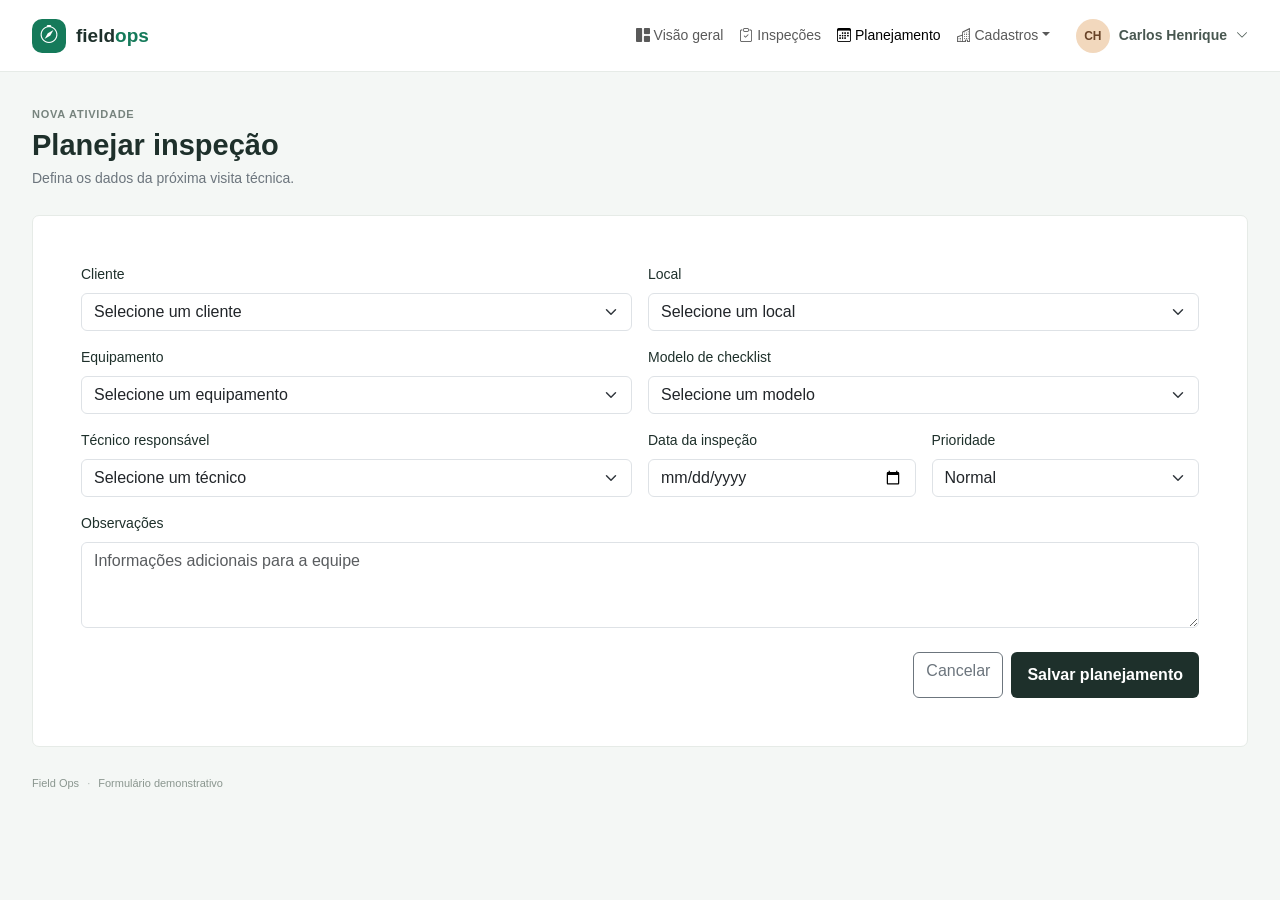
<file: planejamento.html>
<!doctype html>
<html lang="pt-BR">

<head>
  <meta charset="utf-8">
  <meta name="viewport" content="width=device-width, initial-scale=1">
  <title>Projeto Field Ops</title>
  <link href="https://cdn.jsdelivr.net/npm/bootstrap@5.3.3/dist/css/bootstrap.min.css" rel="stylesheet">
  <link href="https://cdn.jsdelivr.net/npm/bootstrap-icons@1.11.3/font/bootstrap-icons.min.css" rel="stylesheet">
  <link href="css/style.css" rel="stylesheet">
</head>

<body>
  <nav class="navbar navbar-expand-lg app-nav" aria-label="Navegação principal">
    <div class="container-fluid app-container"><a class="navbar-brand brand" href="index.html"><span class="brand-mark"><i class="bi bi-compass"></i></span><span>field<span class="brand-accent">ops</span></span></a>
      <button class="navbar-toggler" type="button" data-bs-toggle="collapse" data-bs-target="#menuPrincipal" aria-controls="menuPrincipal" aria-expanded="false" aria-label="Abrir menu"><span class="navbar-toggler-icon"></span></button>
      <div class="collapse navbar-collapse" id="menuPrincipal"><ul class="navbar-nav ms-auto align-items-lg-center">
        <li class="nav-item"><a class="nav-link" href="index.html">Visão geral</a></li><li class="nav-item"><a class="nav-link" href="inspecoes.html">Inspeções</a></li><li class="nav-item"><a class="nav-link active" aria-current="page" href="planejamento.html">Planejamento</a></li>
        <li class="nav-item dropdown"><a class="nav-link dropdown-toggle" href="#" role="button" data-bs-toggle="dropdown" aria-expanded="false">Cadastros</a><ul class="dropdown-menu dropdown-menu-end"><li><a class="dropdown-item" href="clientes.html">Clientes</a></li><li><a class="dropdown-item" href="locais.html">Locais</a></li><li><a class="dropdown-item" href="equipamentos.html">Equipamentos</a></li><li><hr class="dropdown-divider"></li><li><a class="dropdown-item" href="checklists.html">Modelos de checklist</a></li></ul></li>
      </ul></div>
    </div>
  </nav>
  <main class="container-fluid app-container page-content">
    <div class="page-heading">
      <div>
        <p class="eyebrow">Nova atividade</p>
        <h1>Planejar inspeção</h1>
        <p class="text-secondary mb-0">Defina os dados da próxima visita técnica.</p>
      </div>
    </div>
    <section class="panel p-4 p-lg-5">
      <form>
        <div class="row g-3">
          <div class="col-12 col-md-6"><label class="form-label" for="cliente">Cliente</label><select id="cliente"
              class="form-select">
              <option selected>Selecione um cliente</option>
              <option>Indústria Horizonte</option>
              <option>Logística Via Norte</option>
            </select></div>
          <div class="col-12 col-md-6"><label class="form-label" for="local">Local</label><select id="local"
              class="form-select">
              <option selected>Selecione um local</option>
              <option>Unidade Centro</option>
              <option>Planta Norte</option>
            </select></div>
          <div class="col-12 col-md-6"><label class="form-label" for="equipamento">Equipamento</label><select
              id="equipamento" class="form-select">
              <option selected>Selecione um equipamento</option>
              <option>Compressor CP-04</option>
              <option>Painel elétrico QD-12</option>
            </select></div>
          <div class="col-12 col-md-6"><label class="form-label" for="checklist">Modelo de checklist</label><select
              id="checklist" class="form-select">
              <option selected>Selecione um modelo</option>
              <option>Segurança de máquinas</option>
              <option>Inspeção elétrica</option>
            </select></div>
          <div class="col-12 col-md-6"><label class="form-label" for="tecnico">Técnico responsável</label><select
              id="tecnico" class="form-select">
              <option selected>Selecione um técnico</option>
              <option>Marina Costa</option>
              <option>Rafael Lima</option>
              <option>Joana Alves</option>
            </select></div>
          <div class="col-12 col-md-3"><label class="form-label" for="data">Data da inspeção</label><input id="data"
              class="form-control" type="date"></div>
          <div class="col-12 col-md-3"><label class="form-label" for="prioridade">Prioridade</label><select
              id="prioridade" class="form-select">
              <option>Normal</option>
              <option>Alta</option>
              <option>Urgente</option>
            </select></div>
          <div class="col-12"><label class="form-label" for="observacoes">Observações</label><textarea id="observacoes"
              class="form-control" rows="3" placeholder="Informações adicionais para a equipe"></textarea></div>
        </div>
        <div class="d-flex justify-content-end gap-2 mt-4"><a class="btn btn-outline-secondary"
            href="inspecoes.html">Cancelar</a><button class="btn btn-ink" type="button">Salvar planejamento</button>
        </div>
      </form>
    </section>
    <footer class="page-footer">Field Ops <span>·</span> Formulário demonstrativo</footer>
  </main>
  <script src="https://cdn.jsdelivr.net/npm/bootstrap@5.3.3/dist/js/bootstrap.bundle.min.js"></script>
  <script src="js/main.js"></script>
</body>

</html>
</file>
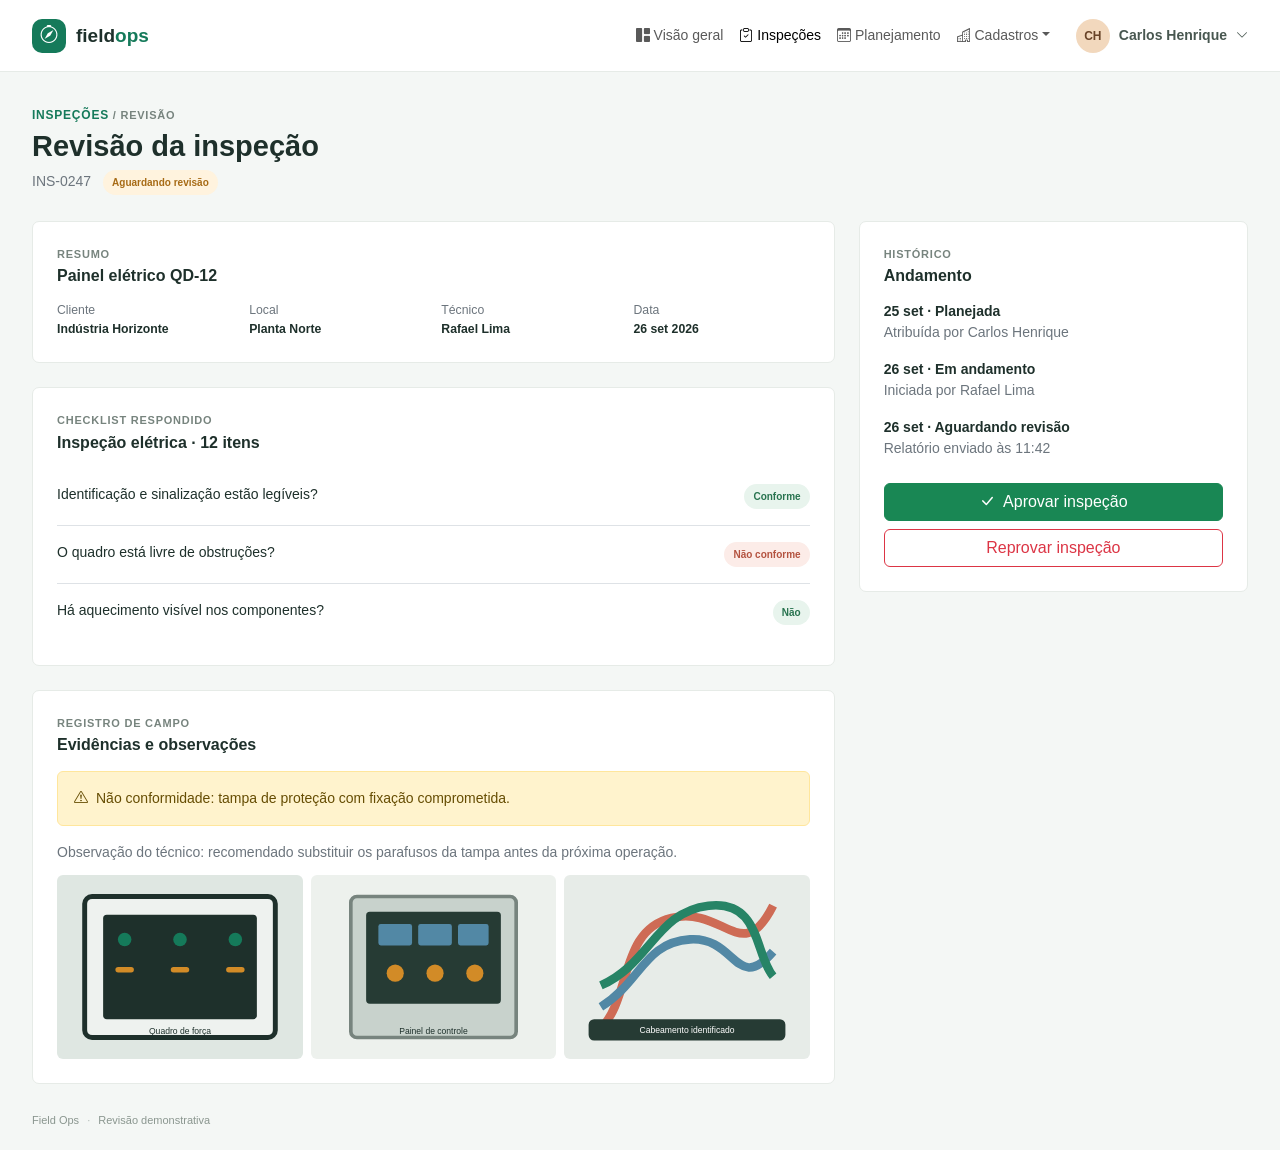
<file: revisao.html>
<!doctype html>
<html lang="pt-BR">

<head>
  <meta charset="utf-8">
  <meta name="viewport" content="width=device-width, initial-scale=1">
  <title>Projeto Field Ops</title>
  <link href="https://cdn.jsdelivr.net/npm/bootstrap@5.3.3/dist/css/bootstrap.min.css" rel="stylesheet">
  <link href="https://cdn.jsdelivr.net/npm/bootstrap-icons@1.11.3/font/bootstrap-icons.min.css" rel="stylesheet">
  <link href="css/style.css" rel="stylesheet">
</head>

<body>
  <nav class="navbar navbar-expand-lg app-nav" aria-label="Navegação principal">
    <div class="container-fluid app-container"><a class="navbar-brand brand" href="index.html"><span class="brand-mark"><i class="bi bi-compass"></i></span><span>field<span class="brand-accent">ops</span></span></a>
      <button class="navbar-toggler" type="button" data-bs-toggle="collapse" data-bs-target="#menuPrincipal" aria-controls="menuPrincipal" aria-expanded="false" aria-label="Abrir menu"><span class="navbar-toggler-icon"></span></button>
      <div class="collapse navbar-collapse" id="menuPrincipal"><ul class="navbar-nav ms-auto align-items-lg-center">
        <li class="nav-item"><a class="nav-link" href="index.html">Visão geral</a></li><li class="nav-item"><a class="nav-link active" aria-current="page" href="inspecoes.html">Inspeções</a></li><li class="nav-item"><a class="nav-link" href="planejamento.html">Planejamento</a></li>
        <li class="nav-item dropdown"><a class="nav-link dropdown-toggle" href="#" role="button" data-bs-toggle="dropdown" aria-expanded="false">Cadastros</a><ul class="dropdown-menu dropdown-menu-end"><li><a class="dropdown-item" href="clientes.html">Clientes</a></li><li><a class="dropdown-item" href="locais.html">Locais</a></li><li><a class="dropdown-item" href="equipamentos.html">Equipamentos</a></li><li><hr class="dropdown-divider"></li><li><a class="dropdown-item" href="checklists.html">Modelos de checklist</a></li></ul></li>
      </ul></div>
    </div>
  </nav>
  <main class="container-fluid app-container page-content">
    <div class="page-heading">
      <div>
        <p class="eyebrow"><a class="text-link" href="inspecoes.html">Inspeções</a> / Revisão</p>
        <h1>Revisão da inspeção</h1>
        <p class="text-secondary mb-0">INS-0247 <span class="status-badge status-review ms-2">Aguardando revisão</span>
        </p>
      </div>
    </div>
    <div class="row g-4">
      <div class="col-12 col-lg-8">
        <section class="panel p-4 mb-4">
          <p class="eyebrow mb-1">Resumo</p>
          <h2 class="mb-3">Painel elétrico QD-12</h2>
          <div class="row g-3 small">
            <div class="col-6 col-md-3"><span class="text-secondary d-block">Cliente</span><strong>Indústria
                Horizonte</strong></div>
            <div class="col-6 col-md-3"><span class="text-secondary d-block">Local</span><strong>Planta Norte</strong>
            </div>
            <div class="col-6 col-md-3"><span class="text-secondary d-block">Técnico</span><strong>Rafael Lima</strong>
            </div>
            <div class="col-6 col-md-3"><span class="text-secondary d-block">Data</span><strong>26 set 2026</strong>
            </div>
          </div>
        </section>
        <section class="panel p-4 mb-4">
          <p class="eyebrow mb-1">Checklist respondido</p>
          <h2 class="mb-3">Inspeção elétrica · 12 itens</h2>
          <div class="d-flex justify-content-between border-bottom py-3"><span>Identificação e sinalização estão
              legíveis?</span><span class="status-badge status-done">Conforme</span></div>
          <div class="d-flex justify-content-between border-bottom py-3"><span>O quadro está livre de
              obstruções?</span><span class="status-badge status-rejected">Não conforme</span></div>
          <div class="d-flex justify-content-between py-3"><span>Há aquecimento visível nos componentes?</span><span
              class="status-badge status-done">Não</span></div>
        </section>
        <section class="panel p-4">
          <p class="eyebrow mb-1">Registro de campo</p>
          <h2 class="mb-3">Evidências e observações</h2>
          <div class="alert alert-warning mb-3"><i class="bi bi-exclamation-triangle me-2"></i>Não conformidade: tampa
            de proteção com fixação comprometida.</div>
          <p class="text-secondary mb-0">Observação do técnico: recomendado substituir os parafusos da tampa antes da
            próxima operação.</p>
          <div class="row g-2 mt-1">
            <div class="col-4"><button class="btn p-0 border-0 w-100" type="button" data-bs-toggle="modal" data-bs-target="#modalEvidencia" data-evidencia="img/evidencia-quadro-forca.svg" data-titulo="Evidência 1 — quadro de força"><img src="img/evidencia-quadro-forca.svg" class="img-fluid rounded" alt="Evidência 1 — quadro de força" loading="lazy"></button></div>
            <div class="col-4"><button class="btn p-0 border-0 w-100" type="button" data-bs-toggle="modal" data-bs-target="#modalEvidencia" data-evidencia="img/evidencia-painel.svg" data-titulo="Evidência 2 — painel de controle"><img src="img/evidencia-painel.svg" class="img-fluid rounded" alt="Evidência 2 — painel de controle" loading="lazy"></button></div>
            <div class="col-4"><button class="btn p-0 border-0 w-100" type="button" data-bs-toggle="modal" data-bs-target="#modalEvidencia" data-evidencia="img/evidencia-cabeamento.svg" data-titulo="Evidência 3 — cabeamento"><img src="img/evidencia-cabeamento.svg" class="img-fluid rounded" alt="Evidência 3 — cabeamento" loading="lazy"></button></div>
          </div>
        </section>
      </div>
      <div class="col-12 col-lg-4">
        <aside class="panel p-4">
          <p class="eyebrow mb-1">Histórico</p>
          <h2 class="mb-3">Andamento</h2>
          <p><strong>25 set · Planejada</strong><br><span class="text-secondary">Atribuída por Carlos Henrique</span>
          </p>
          <p><strong>26 set · Em andamento</strong><br><span class="text-secondary">Iniciada por Rafael Lima</span></p>
          <p class="mb-4"><strong>26 set · Aguardando revisão</strong><br><span class="text-secondary">Relatório enviado
              às 11:42</span></p>
          <div class="d-grid gap-2"><button class="btn btn-success" type="button"><i
                class="bi bi-check-lg me-2"></i>Aprovar inspeção</button><button class="btn btn-outline-danger"
              type="button">Reprovar inspeção</button></div>
        </aside>
      </div>
    </div>
    <footer class="page-footer">Field Ops <span>·</span> Revisão demonstrativa</footer>
  </main>
  <div class="modal fade" id="modalEvidencia" tabindex="-1" aria-labelledby="tituloEvidencia" aria-hidden="true">
    <div class="modal-dialog modal-lg modal-dialog-centered"><div class="modal-content"><div class="modal-header"><h2 class="modal-title fs-5" id="tituloEvidencia">Evidência</h2><button type="button" class="btn-close" data-bs-dismiss="modal" aria-label="Fechar"></button></div><div class="modal-body text-center"><img id="imagemEvidencia" src="img/evidencia-quadro-forca.svg" class="img-fluid rounded" alt="Evidência selecionada"></div></div></div>
  </div>
  <script src="https://cdn.jsdelivr.net/npm/bootstrap@5.3.3/dist/js/bootstrap.bundle.min.js"></script>
  <script src="js/main.js"></script>
</body>

</html>
</file>
<file: css/style.css>
:root {
  color-scheme: light;
  --ink: #1e302b;
  --muted: #77847e;
  --line: #e6ebe7;
  --paper: #f4f7f5;
  --green: #157a5a;
  --green-dark: #115f47;
  --font-body: sans-serif;
  --font-display: sans-serif;
}

* { box-sizing: border-box; }

body {
  margin: 0;
  background: var(--paper);
  color: var(--ink);
  font-family: var(--font-body);
  font-size: 14px;
}

.app-container { max-width: 1440px; padding-inline: 32px; }
.app-nav { min-height: 72px; background: #fff; border-bottom: 1px solid var(--line); }
.app-nav .navbar-toggler { border-color: #cbd4cf; }
.brand { display: inline-flex; align-items: center; gap: 10px; color: var(--ink); font: 800 19px var(--font-display); }
.brand:hover { color: var(--ink); }
.brand-mark { display: grid; width: 34px; height: 34px; place-items: center; border-radius: 10px; background: var(--green); color: #fff; font-size: 18px; }
.brand-accent { color: var(--green); }
.supervisor-chip { display: flex; align-items: center; gap: 9px; margin-left: 18px; color: #485750; font-weight: 600; white-space: nowrap; }
.avatar { display: grid; width: 34px; height: 34px; place-items: center; border-radius: 50%; background: #f2d8bd; color: #684328; font-size: 12px; font-weight: 700; }
.page-content { padding-top: 34px; }
.page-heading { display: flex; align-items: end; justify-content: space-between; gap: 20px; margin-bottom: 26px; }
.eyebrow { margin: 0; color: var(--muted); font-size: 11px; font-weight: 700; letter-spacing: .07em; text-transform: uppercase; }
h1, h2 { color: var(--ink); font-family: var(--font-display); font-weight: 800; }
h1 { margin: 5px 0 6px; font-size: 29px; }
h2 { margin: 0; font-size: 16px; }
.btn-ink { padding: 11px 16px; border: 0; border-radius: 6px; background: var(--ink); color: #fff; font-weight: 700; }
.btn-ink:hover { background: #31483f; color: #fff; }
.metric-card { min-height: 154px; padding: 18px 20px; border: 1px solid var(--line); border-top: 3px solid var(--accent); border-radius: 7px; background: #fff; }
.metric-amber { --accent: #d28b27; --tint: #fff5e7; --tone: #a56210; }
.metric-blue { --accent: #5288a5; --tint: #edf5f8; --tone: #3d718e; }
.metric-green { --accent: #278466; --tint: #eaf5ef; --tone: #1b7557; }
.metric-coral { --accent: #ce6b55; --tint: #fff0ec; --tone: #b05440; }
.metric-top { display: flex; align-items: center; justify-content: space-between; color: #65736c; font-weight: 600; }
.metric-top i { display: grid; width: 34px; height: 34px; place-items: center; border-radius: 7px; background: var(--tint); color: var(--tone); font-size: 17px; }
.metric-card > strong { display: block; margin: 9px 0 1px; font: 800 30px var(--font-display); }
.metric-card > small { color: var(--muted); font-size: 12px; }
.metric-card .metric-dot { display: inline-block; width: 6px; height: 6px; margin: 0 3px 1px 0; border-radius: 50%; background: var(--accent); }
.panel { overflow: hidden; border: 1px solid var(--line); border-radius: 7px; background: #fff; }
.panel-heading { display: flex; align-items: center; justify-content: space-between; gap: 12px; padding: 20px 22px; }
.text-link { color: var(--green); font-size: 12px; font-weight: 700; text-decoration: none; }
.text-link:hover { color: var(--green-dark); }
.inspection-table { min-width: 670px; }
.inspection-table thead th { padding: 11px 22px; border-color: var(--line); background: #fafcfb; color: #839088; font-size: 10px; font-weight: 700; letter-spacing: .06em; text-transform: uppercase; }
.inspection-table tbody td { padding: 15px 22px; border-color: #eef1ef; color: #536159; font-size: 12px; }
.inspection-table tbody tr:last-child td { border-bottom: 0; }
.inspection-table td strong { display: block; color: var(--ink); font-size: 12px; }
.inspection-table td small { display: block; margin-top: 4px; color: #87938c; font-size: 11px; }
.status-badge { display: inline-flex; align-items: center; padding: 5px 9px; border-radius: 20px; font-size: 10px; font-weight: 700; white-space: nowrap; }
.status-progress { background: #eaf2f8; color: #3d708d; }
.status-review { background: #fff3de; color: #a76b16; }
.status-done { background: #e8f4ed; color: #28734f; }
.status-rejected { background: #fcece8; color: #b45340; }
.progress-panel { padding-bottom: 18px; }
.trend-icon { display: grid; width: 34px; height: 34px; place-items: center; border-radius: 50%; background: #eaf5ef; color: var(--green); }
.progress-summary { display: flex; align-items: baseline; gap: 9px; padding: 0 22px 15px; color: var(--muted); font-size: 12px; }
.progress-summary strong { color: var(--ink); font: 800 31px var(--font-display); }
.progress { height: 8px; margin: 0 22px; border-radius: 10px; background: #e9efeb; }
.progress-bar { border-radius: 10px; background: var(--green); }
.progress-legend { display: flex; justify-content: space-between; padding: 12px 22px 0; color: var(--muted); font-size: 11px; }
.progress-legend i { display: inline-block; width: 7px; height: 7px; margin-right: 5px; border-radius: 50%; background: var(--green); }
.priority-panel { display: flex; gap: 14px; padding: 20px; border: 1px solid #f0dfc4; border-radius: 7px; background: #fffaf1; }
.priority-icon { display: grid; flex: 0 0 34px; height: 34px; place-items: center; border-radius: 50%; background: #f7e7c9; color: #a76713; font-size: 18px; }
.priority-panel h2 { margin: 4px 0 5px; }
.priority-panel p:not(.eyebrow) { margin: 0 0 10px; color: #7b7669; font-size: 12px; }
.priority-panel a { color: #9a6018; font-size: 11px; font-weight: 700; text-decoration: none; }
.page-footer { padding: 28px 0 22px; color: #8a968f; font-size: 11px; }
.page-footer span { padding-inline: 5px; color: #b2bcb6; }

@media (max-width: 991.98px) {
  .app-container { padding-inline: 20px; }
  .app-nav .app-container { flex-wrap: wrap; row-gap: 8px; padding-block: 12px; }
  .app-nav .navbar-nav { width: 100%; padding: .5rem 0; }
  .app-nav .nav-link { padding: .5rem .75rem; }
}

@media (max-width: 575.98px) {
  .app-container { padding-inline: 16px; }
  .page-content { padding-top: 25px; }
  .page-heading { align-items: start; flex-direction: column; margin-bottom: 20px; }
  h1 { font-size: 25px; }
  .panel-heading { padding-inline: 16px; }
  .inspection-table thead th, .inspection-table tbody td { padding-inline: 16px; }
}
</file>
